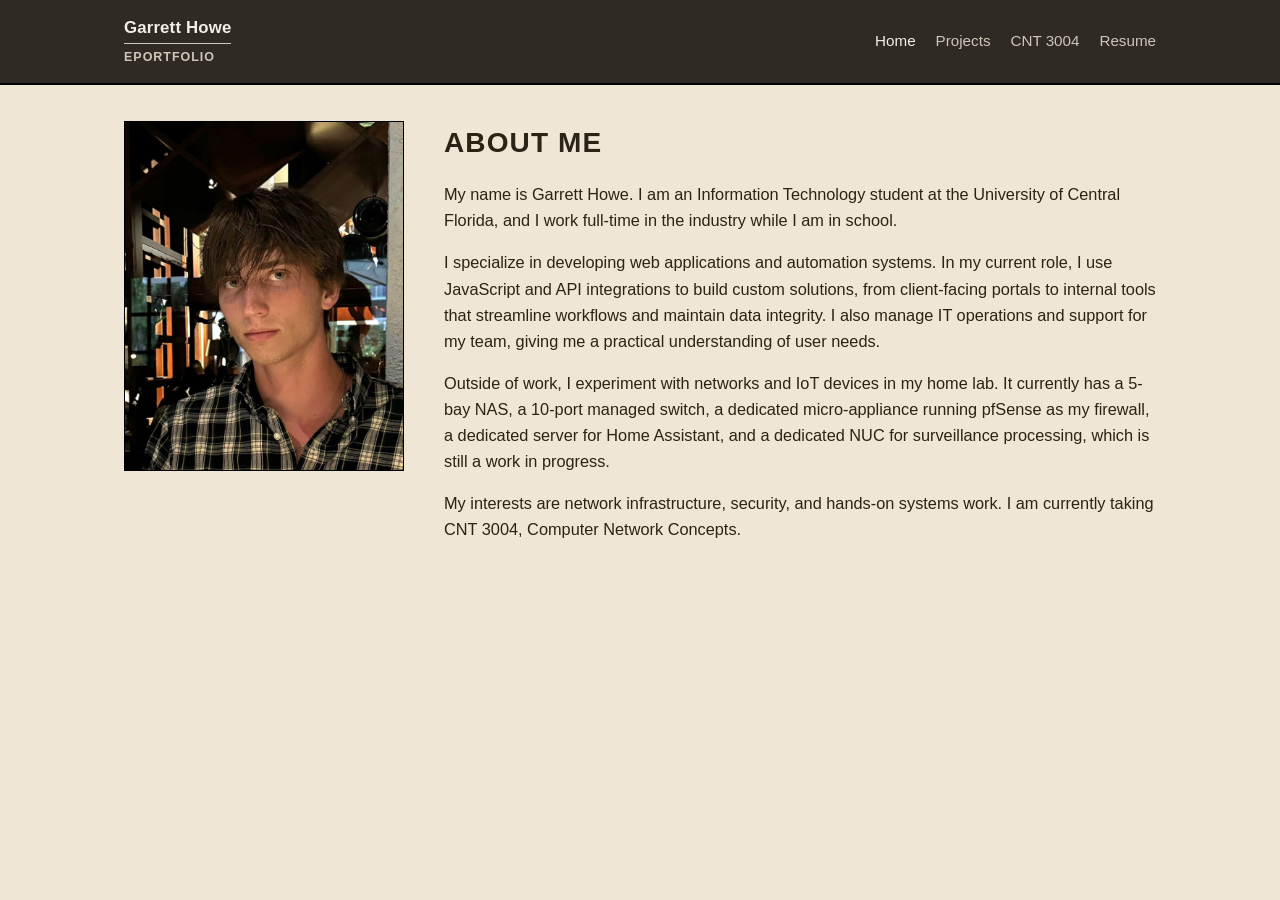
<file: index.html>
<!DOCTYPE html>
<html lang="en">
<head>
    <meta charset="UTF-8">
    <meta name="viewport" content="width=device-width, initial-scale=1.0">
    <title>Garrett Howe | ePortfolio</title>
    <link rel="stylesheet" href="styles.css?v=9">
</head>
<body>
    <header class="site-header">
        <div class="header-inner">
            <a class="brand" href="index.html">
                <span class="name">Garrett Howe</span>
                <span class="brand-rule"></span>
                <span class="brand-label">ePortfolio</span>
            </a>
            <nav aria-label="Primary">
                <a class="active" href="index.html">Home</a>
                <a href="projects.html">Projects</a>
                <a href="cnt3004.html">CNT 3004</a>
                <a href="resume.html">Resume</a>
            </nav>
        </div>
    </header>

    <main>
        <section class="about" aria-labelledby="about-heading">
            <figure class="portrait">
                <img src="images/photo.jpg?v=2" alt="Garrett Howe">
            </figure>

            <div class="about-copy">
                <h1 id="about-heading">About Me</h1>

                <p>My name is Garrett Howe. I am an Information Technology student at the University of Central Florida, and I work full-time in the industry while I am in school.</p>

                <p>I specialize in developing web applications and automation systems. In my current role, I use JavaScript and API integrations to build custom solutions, from client-facing portals to internal tools that streamline workflows and maintain data integrity. I also manage IT operations and support for my team, giving me a practical understanding of user needs.</p>

                <p>Outside of work, I experiment with networks and IoT devices in my home lab. It currently has a 5-bay NAS, a 10-port managed switch, a dedicated micro-appliance running pfSense as my firewall, a dedicated server for Home Assistant, and a dedicated NUC for surveillance processing, which is still a work in progress.</p>

                <p>My interests are network infrastructure, security, and hands-on systems work. I am currently taking CNT 3004, Computer Network Concepts.</p>
            </div>
        </section>
    </main>
</body>
</html>
</file>
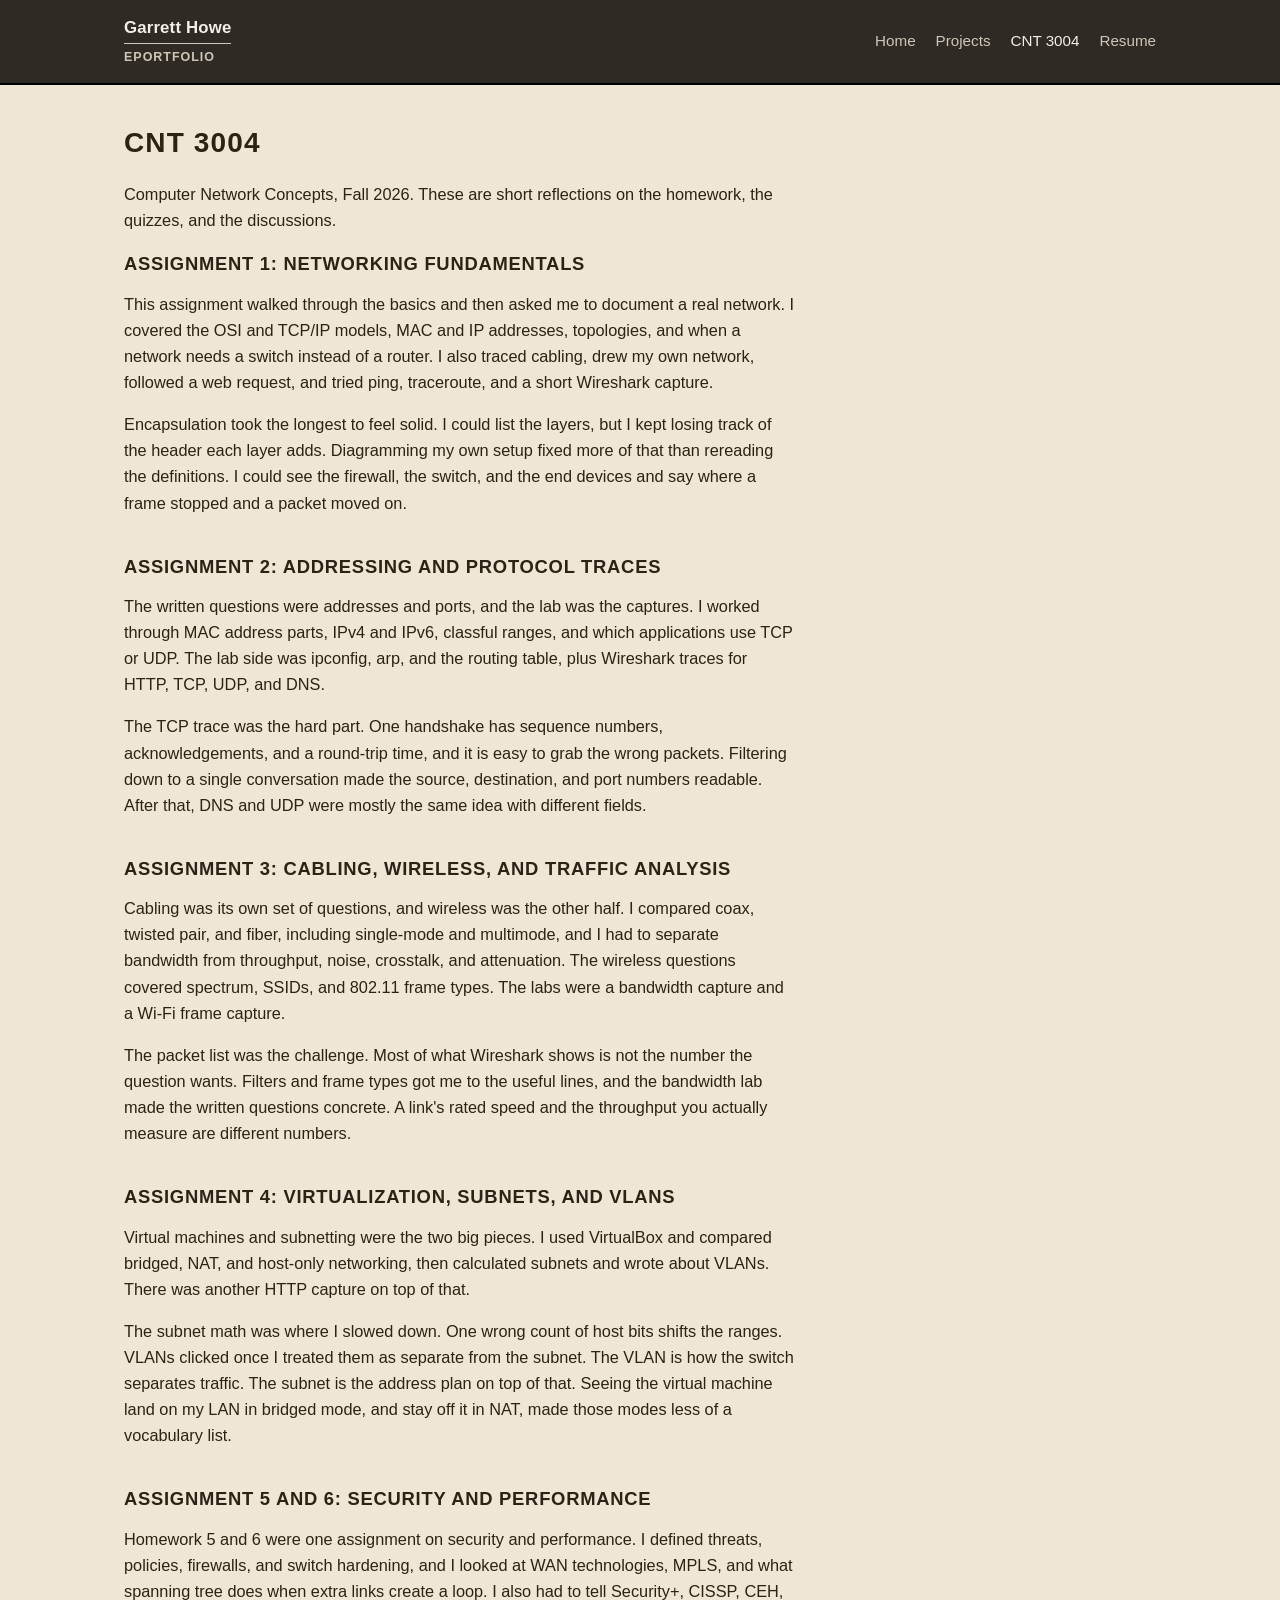
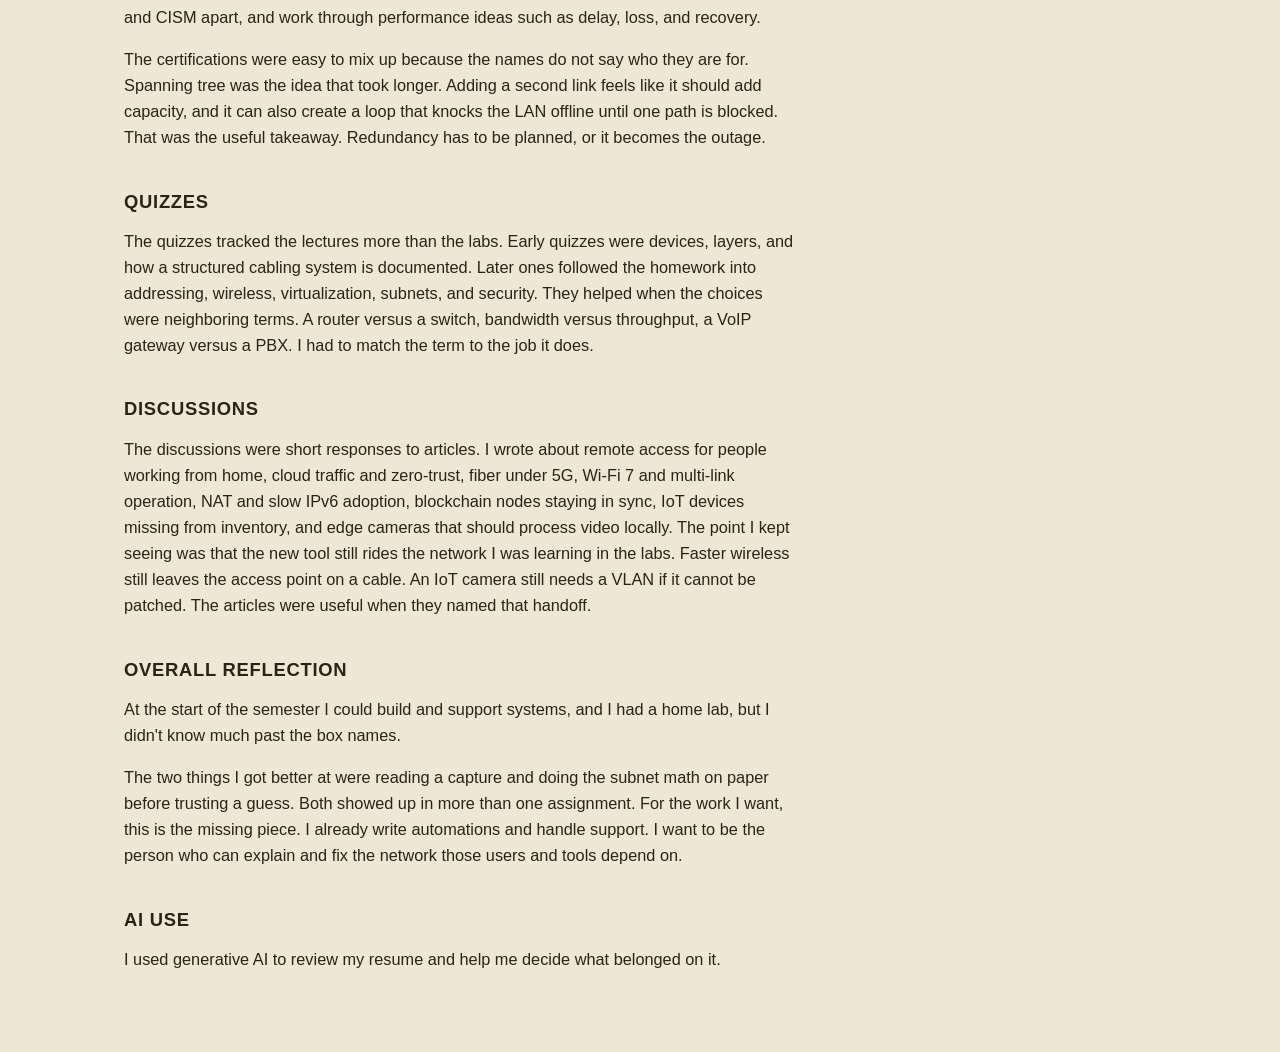
<file: cnt3004.html>
<!DOCTYPE html>
<html lang="en">
<head>
    <meta charset="UTF-8">
    <meta name="viewport" content="width=device-width, initial-scale=1.0">
    <title>CNT 3004 | Garrett Howe</title>
    <link rel="stylesheet" href="styles.css?v=9">
</head>
<body>
    <header class="site-header">
        <div class="header-inner">
            <a class="brand" href="index.html">
                <span class="name">Garrett Howe</span>
                <span class="brand-rule"></span>
                <span class="brand-label">ePortfolio</span>
            </a>
            <nav aria-label="Primary">
                <a href="index.html">Home</a>
                <a href="projects.html">Projects</a>
                <a class="active" href="cnt3004.html">CNT 3004</a>
                <a href="resume.html">Resume</a>
            </nav>
        </div>
    </header>

    <main>
        <section class="course" aria-labelledby="course-heading">
            <h1 id="course-heading">CNT 3004</h1>
            <p>Computer Network Concepts, Fall 2026. These are short reflections on the homework, the quizzes, and the discussions.</p>

            <h2>Assignment 1: Networking Fundamentals</h2>
            <p>This assignment walked through the basics and then asked me to document a real network. I covered the OSI and TCP/IP models, MAC and IP addresses, topologies, and when a network needs a switch instead of a router. I also traced cabling, drew my own network, followed a web request, and tried ping, traceroute, and a short Wireshark capture.</p>
            <p>Encapsulation took the longest to feel solid. I could list the layers, but I kept losing track of the header each layer adds. Diagramming my own setup fixed more of that than rereading the definitions. I could see the firewall, the switch, and the end devices and say where a frame stopped and a packet moved on.</p>

            <h2>Assignment 2: Addressing and Protocol Traces</h2>
            <p>The written questions were addresses and ports, and the lab was the captures. I worked through MAC address parts, IPv4 and IPv6, classful ranges, and which applications use TCP or UDP. The lab side was ipconfig, arp, and the routing table, plus Wireshark traces for HTTP, TCP, UDP, and DNS.</p>
            <p>The TCP trace was the hard part. One handshake has sequence numbers, acknowledgements, and a round-trip time, and it is easy to grab the wrong packets. Filtering down to a single conversation made the source, destination, and port numbers readable. After that, DNS and UDP were mostly the same idea with different fields.</p>

            <h2>Assignment 3: Cabling, Wireless, and Traffic Analysis</h2>
            <p>Cabling was its own set of questions, and wireless was the other half. I compared coax, twisted pair, and fiber, including single-mode and multimode, and I had to separate bandwidth from throughput, noise, crosstalk, and attenuation. The wireless questions covered spectrum, SSIDs, and 802.11 frame types. The labs were a bandwidth capture and a Wi-Fi frame capture.</p>
            <p>The packet list was the challenge. Most of what Wireshark shows is not the number the question wants. Filters and frame types got me to the useful lines, and the bandwidth lab made the written questions concrete. A link's rated speed and the throughput you actually measure are different numbers.</p>

            <h2>Assignment 4: Virtualization, Subnets, and VLANs</h2>
            <p>Virtual machines and subnetting were the two big pieces. I used VirtualBox and compared bridged, NAT, and host-only networking, then calculated subnets and wrote about VLANs. There was another HTTP capture on top of that.</p>
            <p>The subnet math was where I slowed down. One wrong count of host bits shifts the ranges. VLANs clicked once I treated them as separate from the subnet. The VLAN is how the switch separates traffic. The subnet is the address plan on top of that. Seeing the virtual machine land on my LAN in bridged mode, and stay off it in NAT, made those modes less of a vocabulary list.</p>

            <h2>Assignment 5 and 6: Security and Performance</h2>
            <p>Homework 5 and 6 were one assignment on security and performance. I defined threats, policies, firewalls, and switch hardening, and I looked at WAN technologies, MPLS, and what spanning tree does when extra links create a loop. I also had to tell Security+, CISSP, CEH, and CISM apart, and work through performance ideas such as delay, loss, and recovery.</p>
            <p>The certifications were easy to mix up because the names do not say who they are for. Spanning tree was the idea that took longer. Adding a second link feels like it should add capacity, and it can also create a loop that knocks the LAN offline until one path is blocked. That was the useful takeaway. Redundancy has to be planned, or it becomes the outage.</p>

            <h2>Quizzes</h2>
            <p>The quizzes tracked the lectures more than the labs. Early quizzes were devices, layers, and how a structured cabling system is documented. Later ones followed the homework into addressing, wireless, virtualization, subnets, and security. They helped when the choices were neighboring terms. A router versus a switch, bandwidth versus throughput, a VoIP gateway versus a PBX. I had to match the term to the job it does.</p>

            <h2>Discussions</h2>
            <p>The discussions were short responses to articles. I wrote about remote access for people working from home, cloud traffic and zero-trust, fiber under 5G, Wi-Fi 7 and multi-link operation, NAT and slow IPv6 adoption, blockchain nodes staying in sync, IoT devices missing from inventory, and edge cameras that should process video locally. The point I kept seeing was that the new tool still rides the network I was learning in the labs. Faster wireless still leaves the access point on a cable. An IoT camera still needs a VLAN if it cannot be patched. The articles were useful when they named that handoff.</p>

            <h2>Overall Reflection</h2>
            <p>At the start of the semester I could build and support systems, and I had a home lab, but I didn't know much past the box names.</p>
            <p>The two things I got better at were reading a capture and doing the subnet math on paper before trusting a guess. Both showed up in more than one assignment. For the work I want, this is the missing piece. I already write automations and handle support. I want to be the person who can explain and fix the network those users and tools depend on.</p>

            <h2>AI Use</h2>
            <p>I used generative AI to review my resume and help me decide what belonged on it.</p>
        </section>
    </main>
</body>
</html>
</file>
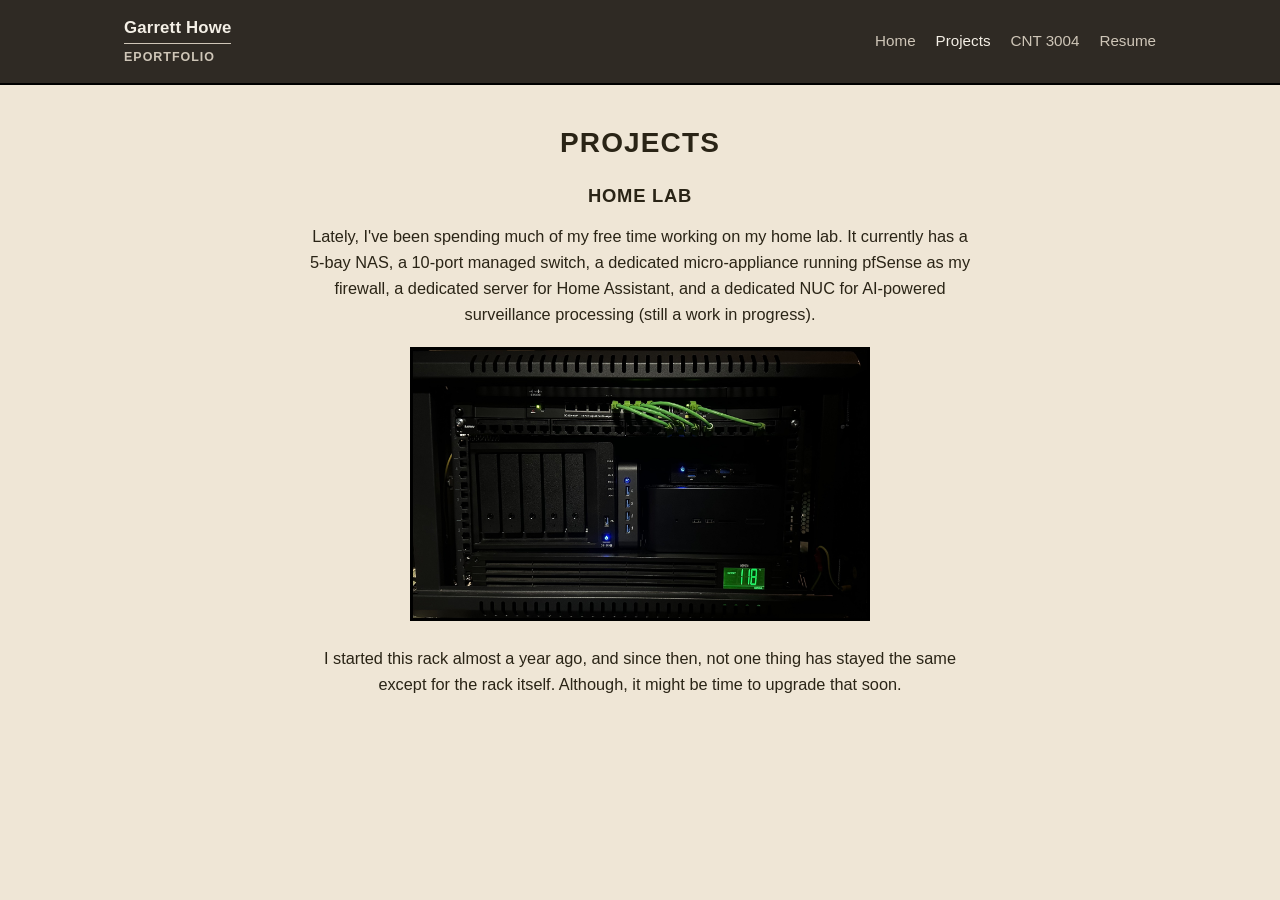
<file: projects.html>
<!DOCTYPE html>
<html lang="en">
<head>
    <meta charset="UTF-8">
    <meta name="viewport" content="width=device-width, initial-scale=1.0">
    <title>Projects | Garrett Howe</title>
    <link rel="stylesheet" href="styles.css?v=9">
</head>
<body>
    <header class="site-header">
        <div class="header-inner">
            <a class="brand" href="index.html">
                <span class="name">Garrett Howe</span>
                <span class="brand-rule"></span>
                <span class="brand-label">ePortfolio</span>
            </a>
            <nav aria-label="Primary">
                <a href="index.html">Home</a>
                <a class="active" href="projects.html">Projects</a>
                <a href="cnt3004.html">CNT 3004</a>
                <a href="resume.html">Resume</a>
            </nav>
        </div>
    </header>

    <main>
        <section class="project" aria-labelledby="projects-heading">
            <h1 id="projects-heading">Projects</h1>

            <h2>Home Lab</h2>
            <p>Lately, I've been spending much of my free time working on my home lab. It currently has a 5-bay NAS, a 10-port managed switch, a dedicated micro-appliance running pfSense as my firewall, a dedicated server for Home Assistant, and a dedicated NUC for AI-powered surveillance processing (still a work in progress).</p>

            <figure class="project-photo">
                <img src="images/homelab.jpeg" alt="Garrett's home lab rack">
            </figure>

            <p>I started this rack almost a year ago, and since then, not one thing has stayed the same except for the rack itself. Although, it might be time to upgrade that soon.</p>
        </section>
    </main>
</body>
</html>
</file>
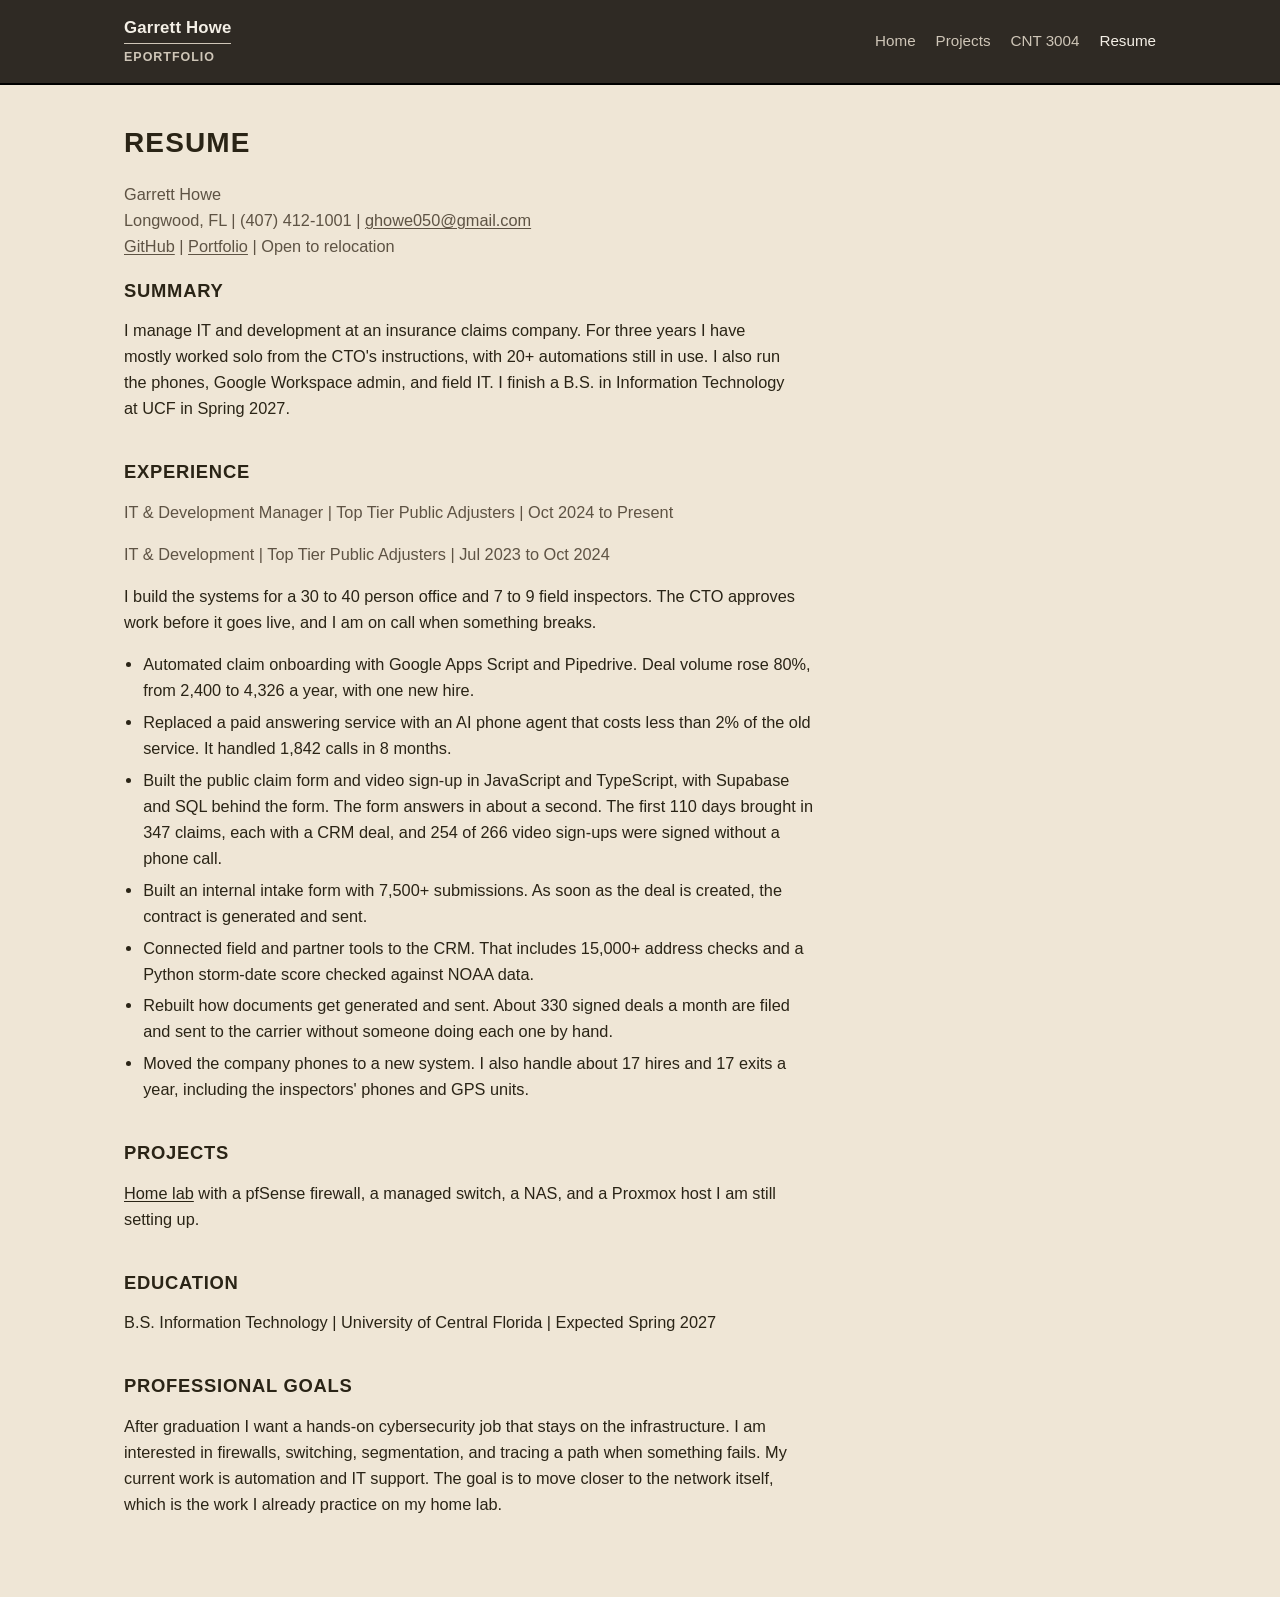
<file: resume.html>
<!DOCTYPE html>
<html lang="en">
<head>
    <meta charset="UTF-8">
    <meta name="viewport" content="width=device-width, initial-scale=1.0">
    <title>Resume | Garrett Howe</title>
    <link rel="stylesheet" href="styles.css?v=9">
</head>
<body>
    <header class="site-header">
        <div class="header-inner">
            <a class="brand" href="index.html">
                <span class="name">Garrett Howe</span>
                <span class="brand-rule"></span>
                <span class="brand-label">ePortfolio</span>
            </a>
            <nav aria-label="Primary">
                <a href="index.html">Home</a>
                <a href="projects.html">Projects</a>
                <a href="cnt3004.html">CNT 3004</a>
                <a class="active" href="resume.html">Resume</a>
            </nav>
        </div>
    </header>

    <main>
        <section class="sheet" aria-labelledby="resume-heading">
            <h1 id="resume-heading">Resume</h1>
            <p class="contact">Garrett Howe<br>Longwood, FL | (407) 412-1001 | <a href="mailto:ghowe050@gmail.com">ghowe050@gmail.com</a><br><a href="https://github.com/gghowe">GitHub</a> | <a href="https://gghowe.github.io/cnt3004-eportfolio/">Portfolio</a> | Open to relocation</p>

            <h2>Summary</h2>
            <p>I manage IT and development at an insurance claims company. For three years I have mostly worked solo from the CTO's instructions, with 20+ automations still in use. I also run the phones, Google Workspace admin, and field IT. I finish a B.S. in Information Technology at UCF in Spring 2027.</p>

            <h2>Experience</h2>
            <p class="meta">IT &amp; Development Manager | Top Tier Public Adjusters | Oct 2024 to Present</p>
            <p class="meta">IT &amp; Development | Top Tier Public Adjusters | Jul 2023 to Oct 2024</p>
            <p>I build the systems for a 30 to 40 person office and 7 to 9 field inspectors. The CTO approves work before it goes live, and I am on call when something breaks.</p>
            <ul>
                <li>Automated claim onboarding with Google Apps Script and Pipedrive. Deal volume rose 80%, from 2,400 to 4,326 a year, with one new hire.</li>
                <li>Replaced a paid answering service with an AI phone agent that costs less than 2% of the old service. It handled 1,842 calls in 8 months.</li>
                <li>Built the public claim form and video sign-up in JavaScript and TypeScript, with Supabase and SQL behind the form. The form answers in about a second. The first 110 days brought in 347 claims, each with a CRM deal, and 254 of 266 video sign-ups were signed without a phone call.</li>
                <li>Built an internal intake form with 7,500+ submissions. As soon as the deal is created, the contract is generated and sent.</li>
                <li>Connected field and partner tools to the CRM. That includes 15,000+ address checks and a Python storm-date score checked against NOAA data.</li>
                <li>Rebuilt how documents get generated and sent. About 330 signed deals a month are filed and sent to the carrier without someone doing each one by hand.</li>
                <li>Moved the company phones to a new system. I also handle about 17 hires and 17 exits a year, including the inspectors' phones and GPS units.</li>
            </ul>

            <h2>Projects</h2>
            <p><a href="projects.html">Home lab</a> with a pfSense firewall, a managed switch, a NAS, and a Proxmox host I am still setting up.</p>

            <h2>Education</h2>
            <p>B.S. Information Technology | University of Central Florida | Expected Spring 2027</p>

            <h2>Professional Goals</h2>
            <p>After graduation I want a hands-on cybersecurity job that stays on the infrastructure. I am interested in firewalls, switching, segmentation, and tracing a path when something fails. My current work is automation and IT support. The goal is to move closer to the network itself, which is the work I already practice on my home lab.</p>
        </section>
    </main>
</body>
</html>
</file>
<file: styles.css>
:root {
    --bg: #efe6d6;
    --text: #2a2416;
    --muted: #5e5344;
    --line: #d4cbb8;
    --photo-bg: #e4dccb;
    --nav: #2f2a24;
    --nav-text: #f4efe6;
    --nav-muted: #cfc6b8;
}

* {
    box-sizing: border-box;
    margin: 0;
    padding: 0;
}

body {
    min-height: 100vh;
    background: var(--bg);
    color: var(--text);
    font-family: "Segoe UI", Calibri, sans-serif;
    line-height: 1.6;
}

a {
    color: inherit;
    text-decoration: none;
}

.site-header {
    background: var(--nav);
    color: var(--nav-text);
    border-bottom: 2px solid #000;
}

.header-inner {
    max-width: 1080px;
    margin: 0 auto;
    padding: 1.1rem 1.5rem;
    display: flex;
    align-items: center;
    justify-content: space-between;
    gap: 1.5rem;
    flex-wrap: wrap;
}

.brand {
    display: flex;
    flex-direction: column;
    align-items: stretch;
    gap: 0.35rem;
}

.name {
    font-size: 1.05rem;
    font-weight: 600;
    letter-spacing: 0.01em;
    line-height: 1.2;
}

.brand-rule {
    height: 1px;
    background: var(--nav-muted);
}

.brand-label {
    color: var(--nav-muted);
    font-size: 0.78rem;
    font-weight: 600;
    letter-spacing: 0.08em;
    line-height: 1.2;
    text-transform: uppercase;
}

nav {
    display: flex;
    flex-wrap: wrap;
    gap: 1.25rem;
}

nav a {
    color: var(--nav-muted);
    font-size: 0.95rem;
}

nav a.active,
nav a:hover {
    color: var(--nav-text);
}

main {
    max-width: 1080px;
    margin: 0 auto;
    padding: 2.25rem 1.5rem 4rem;
}

.about {
    display: grid;
    grid-template-columns: 280px 1fr;
    gap: 2.5rem;
    align-items: start;
}

.portrait {
    background: var(--photo-bg);
    border: 1px solid #000;
    aspect-ratio: 4 / 5;
    overflow: hidden;
}

.portrait img {
    display: block;
    width: 100%;
    height: 100%;
    object-fit: cover;
    object-position: center top;
}

h1 {
    font-size: 1.75rem;
    font-weight: 700;
    letter-spacing: 0.04em;
    text-transform: uppercase;
    margin-bottom: 1rem;
}

h2 {
    font-size: 1.15rem;
    font-weight: 700;
    letter-spacing: 0.04em;
    text-transform: uppercase;
    margin-bottom: 0.75rem;
}

.project {
    text-align: center;
}

.project p {
    margin: 0 auto 1rem;
    font-size: 1.02rem;
    max-width: 42rem;
}

.project-photo {
    margin: 1.25rem auto 1.5rem;
    border: 3px solid #000;
    max-width: 460px;
}

.project-photo img {
    display: block;
    width: 100%;
    height: auto;
}

.about-copy p {
    margin-bottom: 1rem;
    font-size: 1.02rem;
}

.about-copy p:last-child {
    margin-bottom: 0;
}

.course p,
.sheet p,
.sheet li {
    font-size: 1.02rem;
}

.course p,
.sheet p {
    max-width: 42rem;
    margin-bottom: 1rem;
}

.course h2,
.sheet h2 {
    margin-top: 2.25rem;
}

.course h2:first-of-type,
.sheet h2:first-of-type {
    margin-top: 0;
}

.contact {
    color: var(--muted);
    margin-bottom: 1.5rem;
}

.meta {
    color: var(--muted);
    font-size: 0.95rem;
    margin-bottom: 0.35rem;
}

.sheet ul {
    max-width: 42rem;
    margin: 0 0 1rem 1.2rem;
}

.sheet li {
    margin-bottom: 0.35rem;
}

.sheet a {
    text-decoration: underline;
    text-underline-offset: 0.15em;
}

@media (max-width: 760px) {
    .header-inner {
        flex-direction: column;
        align-items: flex-start;
        gap: 0.75rem;
    }

    .about {
        grid-template-columns: 1fr;
        gap: 1.5rem;
    }

    .portrait {
        max-width: 280px;
    }
}
</file>
